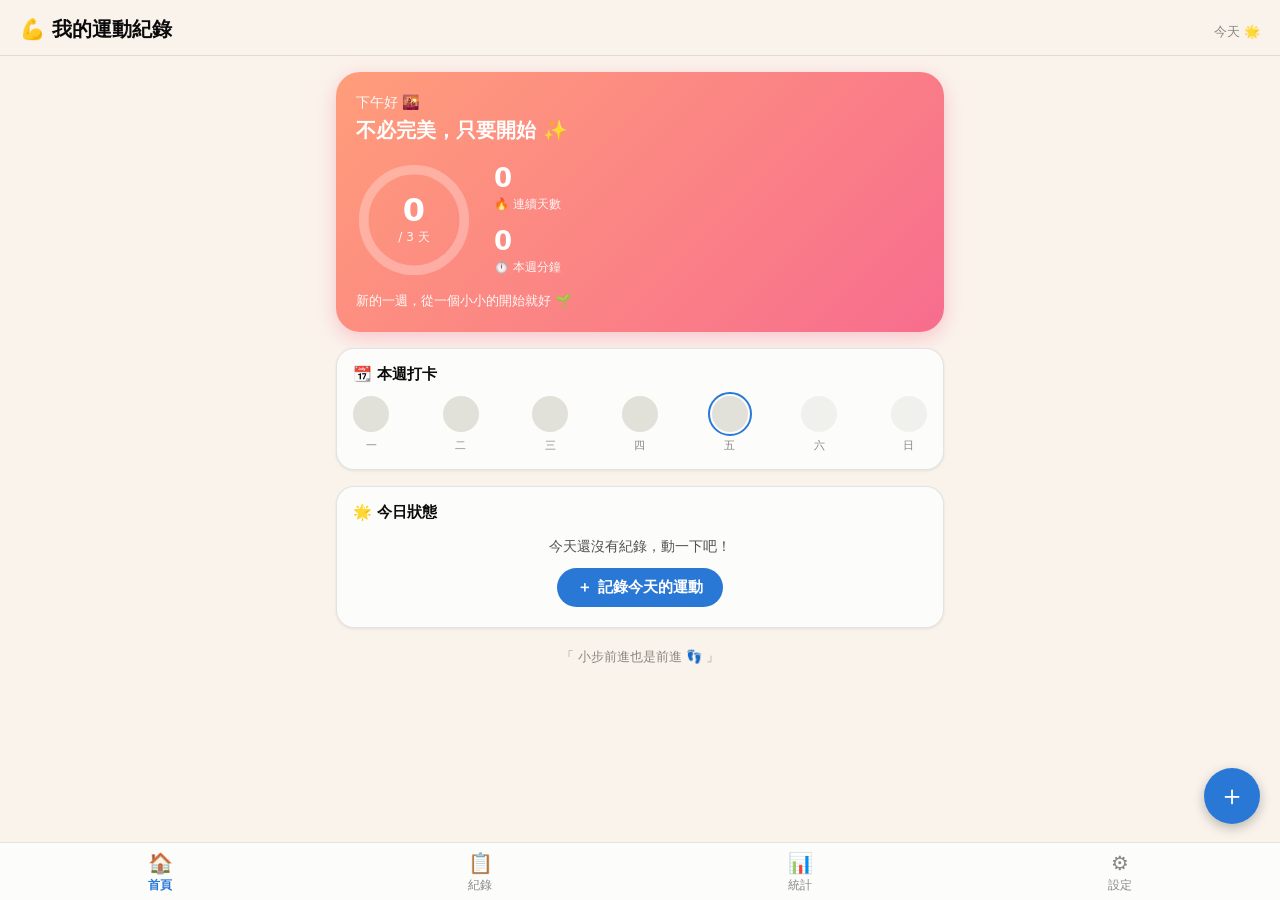
<file: index.html>
<!DOCTYPE html>
<html lang="zh-Hant">
<head>
  <meta charset="UTF-8">
  <meta name="viewport" content="width=device-width, initial-scale=1.0, viewport-fit=cover">
  <meta name="theme-color" content="#2a78d6">
  <title>我的運動紀錄</title>
  <link rel="manifest" href="manifest.webmanifest">
  <link rel="icon" href="icon.svg" type="image/svg+xml">
  <link rel="apple-touch-icon" href="icon.svg">
  <link rel="stylesheet" href="style.css">
</head>
<body>
  <header class="app-header">
    <h1>💪 我的運動紀錄</h1>
    <span id="today-label" class="today-label"></span>
  </header>

  <main>
    <!-- 首頁 -->
    <section id="page-home" class="page active">
      <div class="hero">
        <p id="hero-greet" class="hero-greet">早安 ☀️</p>
        <h2 id="hero-slogan" class="hero-slogan">今天也為自己動起來</h2>
        <div class="hero-main">
          <div class="ring-wrap">
            <svg viewBox="0 0 120 120" class="ring">
              <circle class="ring-track" cx="60" cy="60" r="52"></circle>
              <circle id="ring-fill" class="ring-fill" cx="60" cy="60" r="52"></circle>
            </svg>
            <div class="ring-center">
              <span id="ring-count" class="ring-count">0</span>
              <span id="ring-goal" class="ring-goal">/ 3 天</span>
            </div>
          </div>
          <div class="hero-stats">
            <div class="hero-stat">
              <b id="home-streak">0</b>
              <span>🔥 連續天數</span>
            </div>
            <div class="hero-stat">
              <b id="home-week-min">0</b>
              <span>⏱️ 本週分鐘</span>
            </div>
          </div>
        </div>
        <p id="cheer-line" class="cheer-line"></p>
      </div>

      <div class="home-card">
        <h3 class="home-card-title">📆 本週打卡</h3>
        <div id="week-strip" class="week-strip"></div>
      </div>

      <div class="home-card">
        <h3 class="home-card-title">🌟 今日狀態</h3>
        <div id="today-summary" class="today-summary"></div>
      </div>

      <p class="quote-card"><span id="daily-quote"></span></p>
    </section>

    <!-- 紀錄頁 -->
    <section id="page-records" class="page">
      <div id="record-list" class="record-list"></div>
      <p id="empty-hint" class="empty-hint hidden">
        <span class="empty-emoji">🐣</span>
        還沒有任何紀錄～<br>點右下角「＋」新增第一筆運動紀錄吧！
      </p>
    </section>

    <!-- 統計頁 -->
    <section id="page-stats" class="page">
      <div class="stat-tiles">
        <div class="stat-tile">
          <span class="stat-label">🏅 本週運動</span>
          <span class="stat-value" id="stat-week-count">0</span>
          <span class="stat-unit">天</span>
        </div>
        <div class="stat-tile">
          <span class="stat-label">⏱️ 本週時間</span>
          <span class="stat-value" id="stat-week-minutes">0</span>
          <span class="stat-unit">分鐘</span>
        </div>
        <div class="stat-tile">
          <span class="stat-label">🗺️ 本週距離</span>
          <span class="stat-value" id="stat-week-distance">0</span>
          <span class="stat-unit">公里</span>
        </div>
        <div class="stat-tile">
          <span class="stat-label">🔥 連續天數</span>
          <span class="stat-value" id="stat-streak">0</span>
          <span class="stat-unit">天</span>
        </div>
      </div>

      <div class="chart-card">
        <div class="cal-head">
          <h2 id="cal-title">📅 打卡月曆</h2>
          <div class="cal-nav">
            <button id="cal-prev" class="cal-btn" aria-label="上個月">‹</button>
            <button id="cal-next" class="cal-btn" aria-label="下個月">›</button>
          </div>
        </div>
        <div id="calendar" class="calendar"></div>
        <div id="cal-detail" class="cal-detail"></div>
      </div>

      <div class="chart-card">
        <h2>🎖️ 成就徽章</h2>
        <div id="badges" class="badges"></div>
      </div>

      <div class="chart-card viz-root">
        <h2>📈 近 7 天運動時間<span class="chart-sub">分鐘</span></h2>
        <div id="chart-week" class="chart"></div>
      </div>

      <div class="chart-card viz-root">
        <h2>🏆 近 30 天運動類型<span class="chart-sub">分鐘</span></h2>
        <div id="chart-types" class="chart"></div>
      </div>
    </section>

    <!-- 設定頁 -->
    <section id="page-settings" class="page">
      <div class="settings-card">
        <h2>🎯 每週目標</h2>
        <p class="settings-desc">每週想運動幾天？同一天記錄多筆也只算 1 天。設一個做得到的小目標，慢慢養成習慣。</p>
        <div class="settings-actions">
          <input id="goal-input" class="goal-input" type="number" min="1" max="7" value="3">
          <button id="btn-save-goal" class="btn btn-primary">儲存目標</button>
        </div>
      </div>
      <div class="settings-card">
        <h2>💾 資料備份</h2>
        <p class="settings-desc">所有紀錄都只儲存在這台裝置上，建議定期匯出備份。</p>
        <div class="settings-actions">
          <button id="btn-export" class="btn btn-secondary">📤 匯出 JSON</button>
          <button id="btn-import" class="btn btn-secondary">📥 匯入 JSON</button>
          <input type="file" id="import-file" accept="application/json" hidden>
        </div>
      </div>
      <div class="settings-card">
        <h2>🧹 清除資料</h2>
        <p class="settings-desc">刪除所有運動紀錄，此動作無法復原。</p>
        <div class="settings-actions">
          <button id="btn-clear" class="btn btn-danger">🗑️ 全部清除</button>
        </div>
      </div>
      <p class="about">💪 我的運動紀錄 · 資料儲存於本機瀏覽器 · 可離線使用 ✨</p>
    </section>
  </main>

  <!-- 新增按鈕 -->
  <button id="fab" class="fab" aria-label="新增紀錄">＋</button>

  <!-- 底部分頁列 -->
  <nav class="tab-bar">
    <button class="tab active" data-page="page-home">
      <span class="tab-icon">🏠</span>首頁
    </button>
    <button class="tab" data-page="page-records">
      <span class="tab-icon">📋</span>紀錄
    </button>
    <button class="tab" data-page="page-stats">
      <span class="tab-icon">📊</span>統計
    </button>
    <button class="tab" data-page="page-settings">
      <span class="tab-icon">⚙️</span>設定
    </button>
  </nav>

  <!-- 新增／編輯表單 -->
  <div id="modal" class="modal hidden">
    <div class="modal-backdrop"></div>
    <form id="record-form" class="modal-sheet">
      <h2 id="form-title">新增紀錄</h2>

      <label class="field">
        <span>📅 日期</span>
        <input type="date" name="date" required>
      </label>

      <div class="field">
        <span>🏃 運動類型（可複選）</span>
        <div id="type-picker" class="type-picker"></div>
      </div>

      <div class="field-row">
        <label class="field">
          <span id="minutes-label">⏱️ 時間（分鐘）</span>
          <input type="number" name="minutes" min="1" max="1440" required placeholder="30">
        </label>
        <label class="field">
          <span>🗺️ 距離（公里）</span>
          <input type="number" name="distance" min="0" step="0.01" placeholder="選填">
        </label>
      </div>

      <div class="field-row">
        <label class="field">
          <span>🔥 卡路里（大卡）</span>
          <input type="number" name="calories" min="0" placeholder="選填">
        </label>
        <label class="field">
          <span>⚡ 強度</span>
          <select name="intensity">
            <option value="輕鬆">😌 輕鬆</option>
            <option value="適中" selected>🙂 適中</option>
            <option value="激烈">🥵 激烈</option>
          </select>
        </label>
      </div>

      <label class="field">
        <span>📝 備註</span>
        <input type="text" name="note" maxlength="100" placeholder="今天感覺如何？（選填）">
      </label>

      <div class="modal-actions">
        <button type="button" id="btn-cancel" class="btn btn-secondary">取消</button>
        <button type="submit" class="btn btn-primary">儲存</button>
      </div>
    </form>
  </div>

  <div id="toast" class="toast hidden"></div>

  <script src="app.js"></script>
</body>
</html>
</file>
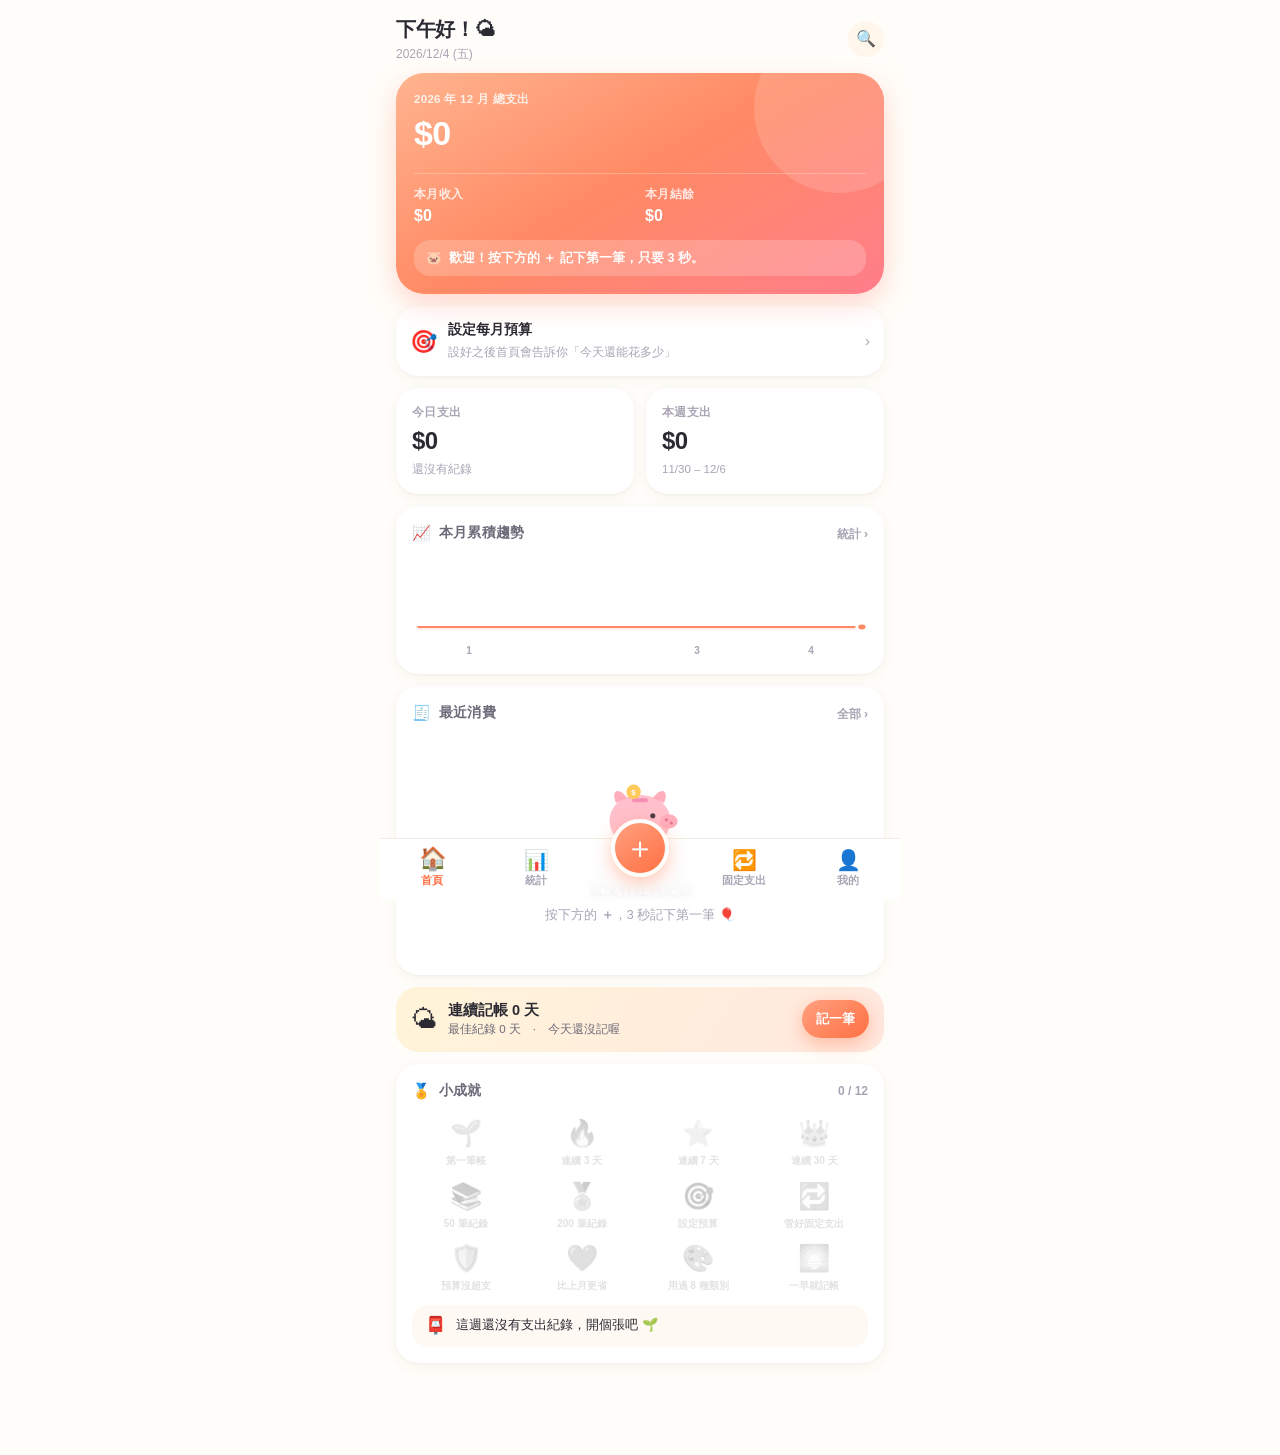
<file: expense/index.html>
<!DOCTYPE html>
<html lang="zh-Hant">
<head>
<meta charset="utf-8">
<meta name="viewport" content="width=device-width, initial-scale=1, viewport-fit=cover, maximum-scale=1">
<title>記帳小豬 🐷 — 個人記帳</title>
<meta name="description" content="簡單、可愛、每天想打開的個人記帳 App。支出收入、固定支出、預算、統計分析，資料只存在你的裝置。">
<meta name="theme-color" content="#FF8A65">
<meta name="apple-mobile-web-app-capable" content="yes">
<meta name="apple-mobile-web-app-status-bar-style" content="default">
<meta name="apple-mobile-web-app-title" content="記帳小豬">
<link rel="manifest" href="manifest.webmanifest">
<link rel="icon" href="icon.svg" type="image/svg+xml">
<link rel="apple-touch-icon" href="icon.svg">
<link rel="stylesheet" href="css/tokens.css">
<link rel="stylesheet" href="css/base.css">
<link rel="stylesheet" href="css/components.css">
<link rel="stylesheet" href="css/views.css">
</head>
<body>

<div id="app">
  <header class="topbar" id="topbar"></header>
  <main id="view"></main>
</div>

<nav id="tabbar" aria-label="主導航"></nav>

<div id="sheet-root"></div>
<div id="toast-root" aria-live="polite"></div>

<noscript>
  <div style="padding:40px 20px;text-align:center">
    這個 App 需要 JavaScript 才能運作，請在瀏覽器設定中開啟。
  </div>
</noscript>

<script src="js/utils.js"></script>
<script src="js/schema.js"></script>
<script src="js/store.js"></script>
<script src="js/repo.js"></script>
<script src="js/query.js"></script>
<script src="js/insights.js"></script>
<script src="js/charts.js"></script>
<script src="js/ui.js"></script>
<script src="js/views/entry.js"></script>
<script src="js/views/home.js"></script>
<script src="js/views/stats.js"></script>
<script src="js/views/recurring.js"></script>
<script src="js/views/list.js"></script>
<script src="js/views/catdetail.js"></script>
<script src="js/views/manage.js"></script>
<script src="js/views/achieve.js"></script>
<script src="js/views/me.js"></script>
<script src="js/app.js"></script>
</body>
</html>
</file>
<file: style.css>
/* ===== 主題色票（淺／深色模式） ===== */
:root {
  color-scheme: light;
  --surface-1: #fcfcfb;      /* 卡片表面 */
  --page: #faf3ec;           /* 頁面底色（暖奶油色） */
  --emoji-bg: #fdeede;       /* 運動 emoji 的圓形底色 */
  --text-primary: #0b0b0b;
  --text-secondary: #52514e;
  --text-muted: #898781;
  --gridline: #e1e0d9;
  --baseline: #c3c2b7;
  --border: rgba(11, 11, 11, 0.10);
  --series-1: #2a78d6;       /* 資料主色 */
  --danger: #d03b3b;
  --shadow: 0 1px 3px rgba(0, 0, 0, 0.08);
}
@media (prefers-color-scheme: dark) {
  :root {
    color-scheme: dark;
    --surface-1: #1a1a19;
    --page: #121010;
    --emoji-bg: #2a2420;
    --text-primary: #ffffff;
    --text-secondary: #c3c2b7;
    --text-muted: #898781;
    --gridline: #2c2c2a;
    --baseline: #383835;
    --border: rgba(255, 255, 255, 0.10);
    --series-1: #3987e5;
    --danger: #e66767;
    --shadow: 0 1px 3px rgba(0, 0, 0, 0.4);
  }
}

* { box-sizing: border-box; margin: 0; padding: 0; }

body {
  font-family: ui-rounded, system-ui, -apple-system, "Segoe UI", "PingFang TC", "Microsoft JhengHei", sans-serif;
  background: var(--page);
  color: var(--text-primary);
  min-height: 100dvh;
  padding-bottom: calc(64px + env(safe-area-inset-bottom));
}

.app-header {
  position: sticky;
  top: 0;
  z-index: 10;
  display: flex;
  align-items: baseline;
  justify-content: space-between;
  padding: 16px 20px 12px;
  background: var(--page);
  border-bottom: 1px solid var(--border);
}
.app-header h1 { font-size: 20px; font-weight: 800; }
.today-label { font-size: 13px; color: var(--text-muted); }

main { padding: 16px; max-width: 640px; margin: 0 auto; }

.page { display: none; }
.page.active { display: block; }
.hidden { display: none !important; }

/* ===== 首頁主視覺 ===== */
.hero {
  background: linear-gradient(135deg, #ff9d7a 0%, #f76d8e 100%);
  color: #fff;
  border-radius: 24px;
  padding: 22px 20px;
  margin-bottom: 16px;
  box-shadow: 0 6px 20px rgba(247, 109, 142, 0.35);
}
@media (prefers-color-scheme: dark) {
  .hero {
    background: linear-gradient(135deg, #c05a3c 0%, #a03a5c 100%);
    box-shadow: 0 6px 20px rgba(0, 0, 0, 0.45);
  }
}
.hero-greet { font-size: 14px; opacity: 0.92; }
.hero-slogan {
  font-size: 20px;
  font-weight: 800;
  margin: 4px 0 18px;
  line-height: 1.4;
}
.hero-main {
  display: flex;
  align-items: center;
  gap: 22px;
}
.ring-wrap {
  position: relative;
  width: 116px;
  height: 116px;
  flex-shrink: 0;
}
.ring { width: 116px; height: 116px; }
.ring circle {
  fill: none;
  stroke-width: 10;
}
.ring-track { stroke: rgba(255, 255, 255, 0.28); }
.ring-fill {
  stroke: #fff;
  stroke-linecap: round;
  transform: rotate(-90deg);
  transform-origin: center;
  transition: stroke-dashoffset 0.6s ease;
}
.ring-fill.done { stroke: #ffe98a; }
.ring-center {
  position: absolute;
  inset: 0;
  display: flex;
  flex-direction: column;
  align-items: center;
  justify-content: center;
}
.ring-count { font-size: 32px; font-weight: 800; line-height: 1; }
.ring-goal { font-size: 12px; opacity: 0.9; margin-top: 3px; }
.hero-stats {
  display: flex;
  flex-direction: column;
  gap: 14px;
}
.hero-stat b {
  display: block;
  font-size: 26px;
  font-weight: 800;
  line-height: 1.1;
}
.hero-stat span { font-size: 12px; opacity: 0.92; }
.cheer-line {
  margin-top: 14px;
  font-size: 13px;
}
.hero .cheer-line { color: rgba(255, 255, 255, 0.95); }

/* ===== 首頁卡片 ===== */
.home-card {
  background: var(--surface-1);
  border: 1px solid var(--border);
  border-radius: 18px;
  padding: 16px;
  margin-bottom: 16px;
  box-shadow: var(--shadow);
}
.home-card-title { font-size: 15px; font-weight: 600; margin-bottom: 12px; }

.week-strip {
  display: flex;
  justify-content: space-between;
}
.strip-day {
  display: flex;
  flex-direction: column;
  align-items: center;
  gap: 6px;
}
.strip-day > span { font-size: 11px; color: var(--text-muted); }
.strip-dot {
  width: 36px;
  height: 36px;
  border-radius: 50%;
  background: var(--gridline);
  display: flex;
  align-items: center;
  justify-content: center;
  font-size: 15px;
  font-weight: 700;
  color: transparent;
}
.strip-dot.done {
  background: var(--series-1);
  color: #fff;
}
.strip-dot.recover {
  color: inherit;
  font-size: 17px;
  background: color-mix(in srgb, #9085e9 18%, var(--surface-1));
}
.strip-dot.today {
  outline: 2px solid var(--series-1);
  outline-offset: 2px;
}
.strip-dot.future { opacity: 0.45; }

.today-summary { text-align: center; padding: 4px 0; }
.today-empty {
  font-size: 14px;
  color: var(--text-secondary);
  margin-bottom: 12px;
}
.today-emojis { font-size: 28px; margin-bottom: 6px; }
.today-done { font-size: 14px; color: var(--text-secondary); }
.today-recover { margin-top: 4px; font-size: 13px; color: var(--text-muted); }

.quote-card {
  text-align: center;
  font-size: 13px;
  color: var(--text-muted);
  padding: 4px 0 12px;
}
.quote-card::before { content: '「 '; }
.quote-card::after { content: ' 」'; }

/* ===== 打卡月曆 ===== */
.cal-head {
  display: flex;
  justify-content: space-between;
  align-items: center;
  margin-bottom: 10px;
}
.cal-head h2 { margin-bottom: 0; }
.cal-nav { display: flex; gap: 6px; }
.cal-btn {
  width: 30px;
  height: 30px;
  border-radius: 50%;
  border: 1px solid var(--border);
  background: var(--page);
  color: var(--text-primary);
  font-size: 16px;
  line-height: 1;
  cursor: pointer;
}
.calendar {
  display: grid;
  grid-template-columns: repeat(7, 1fr);
  gap: 4px;
}
.cal-weekday {
  text-align: center;
  font-size: 11px;
  color: var(--text-muted);
  padding: 2px 0;
}
.cal-day {
  aspect-ratio: 1;
  display: flex;
  align-items: center;
  justify-content: center;
  font-size: 13px;
  border-radius: 50%;
  color: var(--text-secondary);
}
.cal-day.workout {
  background: var(--series-1);
  color: #fff;
  font-weight: 700;
}
.cal-day.recover {
  background: color-mix(in srgb, #9085e9 22%, var(--surface-1));
  color: var(--text-secondary);
  font-weight: 600;
}
.cal-day.today {
  outline: 2px solid var(--series-1);
  outline-offset: 1px;
  font-weight: 700;
}
.cal-day.future { opacity: 0.35; }
.cal-day { cursor: pointer; }
.cal-day.selected {
  outline: 2px solid #f76d8e;
  outline-offset: 1px;
  font-weight: 700;
}

/* 點日期展開的當天紀錄 */
.cal-detail {
  margin-top: 14px;
  border-top: 1px dashed var(--gridline);
  padding-top: 12px;
}
.cal-detail h3 {
  font-size: 13px;
  font-weight: 600;
  color: var(--text-muted);
  margin-bottom: 8px;
}
.cal-empty {
  font-size: 13px;
  color: var(--text-muted);
  text-align: center;
  padding: 6px 0;
}
.mini-record {
  display: flex;
  align-items: center;
  gap: 10px;
  padding: 9px 12px;
  border: 1px solid var(--border);
  border-radius: 14px;
  background: var(--page);
  margin-bottom: 8px;
}
.mini-emoji { font-size: 20px; }
.mini-main { flex: 1; min-width: 0; }
.mini-type { font-size: 14px; font-weight: 600; }
.mini-meta { font-size: 12px; color: var(--text-secondary); margin-top: 2px; }
.mini-note {
  font-size: 12px;
  color: var(--text-muted);
  margin-top: 2px;
  overflow: hidden;
  text-overflow: ellipsis;
  white-space: nowrap;
}

/* ===== 成就徽章 ===== */
.badges {
  display: grid;
  grid-template-columns: repeat(4, 1fr);
  gap: 10px;
}
.badge {
  display: flex;
  flex-direction: column;
  align-items: center;
  gap: 4px;
  padding: 10px 4px;
  border: 1px solid var(--border);
  border-radius: 14px;
  background: var(--page);
}
.badge-emoji { font-size: 26px; }
.badge-name { font-size: 11px; color: var(--text-secondary); text-align: center; }
.badge.locked { opacity: 0.45; }

.goal-input {
  width: 90px;
  padding: 10px 12px;
  font-size: 16px;
  border: 1px solid var(--border);
  border-radius: 14px;
  background: var(--surface-1);
  color: var(--text-primary);
  font-family: inherit;
  text-align: center;
}

/* ===== 紀錄列表 ===== */
.date-group { margin-bottom: 20px; }
.date-heading {
  display: flex;
  justify-content: space-between;
  align-items: baseline;
  margin: 0 4px 8px;
}
.date-heading h3 {
  font-size: 13px;
  font-weight: 600;
  color: var(--text-muted);
}
.date-heading span { font-size: 12px; color: var(--text-muted); }
.record-card {
  display: flex;
  align-items: center;
  gap: 12px;
  background: var(--surface-1);
  border: 1px solid var(--border);
  border-radius: 18px;
  padding: 12px 14px;
  margin-bottom: 10px;
  box-shadow: var(--shadow);
}
.record-emoji {
  font-size: 24px;
  line-height: 1;
  width: 46px;
  height: 46px;
  flex-shrink: 0;
  display: flex;
  align-items: center;
  justify-content: center;
  background: var(--emoji-bg);
  border-radius: 50%;
}
.record-main { flex: 1; min-width: 0; }
.record-type { font-weight: 600; font-size: 15px; }
.record-meta {
  display: flex;
  flex-wrap: wrap;
  gap: 5px;
  margin-top: 6px;
}
.meta-pill {
  font-size: 12px;
  color: var(--text-secondary);
  background: var(--page);
  border: 1px solid var(--border);
  border-radius: 999px;
  padding: 2px 9px;
  white-space: nowrap;
}
.tag-recover {
  display: inline-block;
  margin-left: 8px;
  font-size: 11px;
  font-weight: 600;
  color: #6a5acd;
  background: color-mix(in srgb, #9085e9 18%, var(--surface-1));
  border-radius: 999px;
  padding: 2px 8px;
  vertical-align: 1px;
}
@media (prefers-color-scheme: dark) {
  .tag-recover { color: #b3aaf5; }
}
.record-card.recover .record-emoji {
  background: color-mix(in srgb, #9085e9 16%, var(--surface-1));
}
.record-note {
  font-size: 13px;
  color: var(--text-muted);
  margin-top: 2px;
  overflow: hidden;
  text-overflow: ellipsis;
  white-space: nowrap;
}
.record-actions { display: flex; gap: 4px; }
.icon-btn {
  border: none;
  background: none;
  font-size: 16px;
  padding: 8px;
  cursor: pointer;
  border-radius: 8px;
  color: var(--text-muted);
}
.icon-btn:hover { background: var(--gridline); }

.empty-hint {
  text-align: center;
  color: var(--text-muted);
  margin-top: 64px;
  line-height: 1.8;
}
.empty-emoji {
  display: block;
  font-size: 56px;
  margin-bottom: 14px;
}

/* ===== 統計 ===== */
.stat-tiles {
  display: grid;
  grid-template-columns: repeat(2, 1fr);
  gap: 10px;
  margin-bottom: 16px;
}
.stat-tile {
  background: var(--surface-1);
  border: 1px solid var(--border);
  border-radius: 18px;
  padding: 14px 16px;
  box-shadow: var(--shadow);
}
.stat-label { display: block; font-size: 13px; color: var(--text-secondary); }
.stat-value {
  font-size: 28px;
  font-weight: 700;
  margin-right: 4px;
}
.stat-unit { font-size: 13px; color: var(--text-muted); }

.chart-card {
  background: var(--surface-1);
  border: 1px solid var(--border);
  border-radius: 18px;
  padding: 16px;
  margin-bottom: 16px;
  box-shadow: var(--shadow);
}
.chart-card h2 { font-size: 15px; font-weight: 600; margin-bottom: 12px; }
.chart-sub { font-size: 12px; font-weight: 400; color: var(--text-muted); margin-left: 8px; }
.chart { position: relative; }
.chart svg { display: block; width: 100%; height: auto; }
.chart-empty {
  color: var(--text-muted);
  font-size: 13px;
  text-align: center;
  padding: 32px 0;
}

.chart-tooltip {
  position: absolute;
  pointer-events: none;
  background: var(--surface-1);
  border: 1px solid var(--border);
  border-radius: 8px;
  box-shadow: var(--shadow);
  padding: 6px 10px;
  font-size: 12px;
  color: var(--text-primary);
  white-space: nowrap;
  transform: translate(-50%, -100%);
  z-index: 5;
}
.chart-tooltip .tt-label { color: var(--text-secondary); margin-right: 6px; }

/* ===== 設定 ===== */
.settings-card {
  background: var(--surface-1);
  border: 1px solid var(--border);
  border-radius: 18px;
  padding: 16px;
  margin-bottom: 16px;
  box-shadow: var(--shadow);
}
.settings-card h2 { font-size: 15px; margin-bottom: 6px; }
.settings-desc { font-size: 13px; color: var(--text-secondary); margin-bottom: 12px; }
.settings-actions { display: flex; gap: 10px; }
.about {
  text-align: center;
  font-size: 12px;
  color: var(--text-muted);
  margin-top: 24px;
}

/* ===== 按鈕 ===== */
.btn {
  border: none;
  border-radius: 999px;
  padding: 10px 20px;
  font-size: 15px;
  font-weight: 600;
  cursor: pointer;
  font-family: inherit;
}
.btn-primary { background: var(--series-1); color: #fff; }
.btn-secondary {
  background: var(--page);
  color: var(--text-primary);
  border: 1px solid var(--border);
}
.btn-danger { background: var(--danger); color: #fff; }
.btn:active { opacity: 0.8; }

.fab {
  position: fixed;
  right: 20px;
  bottom: calc(76px + env(safe-area-inset-bottom));
  width: 56px;
  height: 56px;
  border-radius: 50%;
  border: none;
  background: var(--series-1);
  color: #fff;
  font-size: 28px;
  line-height: 1;
  cursor: pointer;
  box-shadow: 0 4px 12px rgba(0, 0, 0, 0.25);
  z-index: 20;
}

/* ===== 底部分頁列 ===== */
.tab-bar {
  position: fixed;
  bottom: 0;
  left: 0;
  right: 0;
  display: flex;
  background: var(--surface-1);
  border-top: 1px solid var(--border);
  padding-bottom: env(safe-area-inset-bottom);
  z-index: 15;
}
.tab {
  flex: 1;
  border: none;
  background: none;
  padding: 8px 0 6px;
  font-size: 12px;
  color: var(--text-muted);
  cursor: pointer;
  display: flex;
  flex-direction: column;
  align-items: center;
  gap: 2px;
  font-family: inherit;
}
.tab.active { color: var(--series-1); font-weight: 600; }
.tab-icon { font-size: 20px; }

/* ===== 表單彈窗 ===== */
.modal {
  position: fixed;
  inset: 0;
  z-index: 30;
  display: flex;
  align-items: flex-end;
  justify-content: center;
}
.modal-backdrop {
  position: absolute;
  inset: 0;
  background: rgba(0, 0, 0, 0.45);
}
.modal-sheet {
  position: relative;
  width: 100%;
  max-width: 640px;
  background: var(--page);
  border-radius: 24px 24px 0 0;
  padding: 20px 20px calc(20px + env(safe-area-inset-bottom));
  max-height: 88dvh;
  overflow-y: auto;
}
.modal-sheet h2 { font-size: 17px; margin-bottom: 16px; }

.field { display: block; margin-bottom: 14px; flex: 1; }
.field > span {
  display: block;
  font-size: 13px;
  color: var(--text-secondary);
  margin-bottom: 5px;
}
.field input,
.field select {
  width: 100%;
  padding: 10px 14px;
  font-size: 16px;
  border: 1px solid var(--border);
  border-radius: 14px;
  background: var(--surface-1);
  color: var(--text-primary);
  font-family: inherit;
}
.field input:focus,
.field select:focus {
  outline: 2px solid var(--series-1);
  outline-offset: -1px;
}
.field-row { display: flex; gap: 12px; }

/* 運動類型複選 chips */
.type-group-label {
  font-size: 12px;
  color: var(--text-muted);
  margin: 8px 2px 6px;
}
.type-group-label:first-child { margin-top: 0; }
.type-group {
  display: flex;
  flex-wrap: wrap;
  gap: 8px;
}
.type-chip {
  display: inline-flex;
  align-items: center;
  gap: 6px;
  padding: 7px 12px;
  border: 1px solid var(--border);
  border-radius: 999px;
  background: var(--surface-1);
  font-size: 14px;
  cursor: pointer;
  user-select: none;
}
.type-chip input {
  width: 16px;
  height: 16px;
  margin: 0;
  accent-color: var(--series-1);
  cursor: pointer;
}
.type-chip:has(input:checked) {
  border-color: var(--series-1);
  background: color-mix(in srgb, var(--series-1) 12%, var(--surface-1));
  font-weight: 600;
}

.modal-actions {
  display: flex;
  gap: 10px;
  justify-content: flex-end;
  margin-top: 6px;
}

/* ===== 慶祝動畫 ===== */
.confetti-layer {
  position: fixed;
  inset: 0;
  pointer-events: none;
  overflow: hidden;
  z-index: 60;
}
.confetti-layer span {
  position: absolute;
  top: -36px;
  animation: confetti-fall linear forwards;
}
@keyframes confetti-fall {
  to {
    transform: translateY(110vh) rotate(380deg);
    opacity: 0.75;
  }
}
.celebrate-overlay {
  position: fixed;
  inset: 0;
  z-index: 55;
  display: flex;
  align-items: center;
  justify-content: center;
  background: rgba(0, 0, 0, 0.35);
  animation: celebrate-fade 0.2s ease;
}
.celebrate-box {
  background: var(--surface-1);
  border-radius: 24px;
  padding: 28px 34px;
  text-align: center;
  box-shadow: 0 10px 36px rgba(0, 0, 0, 0.3);
  animation: celebrate-pop 0.35s cubic-bezier(0.34, 1.56, 0.64, 1);
  max-width: 80vw;
}
.celebrate-emoji { font-size: 52px; line-height: 1.2; }
.celebrate-title { font-size: 18px; font-weight: 800; margin-top: 10px; }
.celebrate-sub { font-size: 13px; color: var(--text-secondary); margin-top: 5px; }
@keyframes celebrate-fade { from { opacity: 0; } }
@keyframes celebrate-pop {
  from { transform: scale(0.6); opacity: 0; }
}

/* ===== 提示訊息 ===== */
.toast {
  position: fixed;
  left: 50%;
  bottom: calc(84px + env(safe-area-inset-bottom));
  transform: translateX(-50%);
  background: var(--text-primary);
  color: var(--page);
  padding: 10px 18px;
  border-radius: 999px;
  font-size: 14px;
  z-index: 40;
  box-shadow: var(--shadow);
}
</file>
<file: expense/css/tokens.css>
/* ── 設計 token：色彩／圓角／陰影／字級 ───────────────────── */
:root {
  /* 底色 */
  --bg:          #FFFDF9;
  --bg-soft:     #FFF6EC;
  --card:        #FFFFFF;
  --card-2:      #FFF9F3;
  --line:        #F2ECE4;
  --line-2:      #E8E0D6;

  /* 文字 */
  --text:        #2B2A33;
  --text-2:      #6E6A79;
  --text-3:      #A9A4B4;
  --on-color:    #FFFFFF;

  /* 主色系 */
  --primary:     #FF8A65;
  --primary-2:   #FF7043;
  --primary-soft:#FFE8DF;
  --mint:        #3FC79A;
  --mint-soft:   #DEF7EE;
  --lav:         #9B8CFF;
  --lav-soft:    #EBE7FF;
  --yellow:      #FFC95C;
  --yellow-soft: #FFF4D9;
  --blue:        #64B5F6;
  --blue-soft:   #E3F2FD;
  --pink:        #F48FB1;
  --danger:      #FF7A7A;
  --danger-soft: #FFE6E6;

  /* 形狀 */
  --r-xl:  28px;
  --r-lg:  22px;
  --r-md:  16px;
  --r-sm:  11px;
  --r-pill:999px;

  /* 陰影 */
  --sh-1: 0 1px 3px rgba(90,70,50,.05), 0 4px 14px rgba(90,70,50,.045);
  --sh-2: 0 6px 26px rgba(90,70,50,.10);
  --sh-fab: 0 6px 18px rgba(255,112,67,.38);

  /* 版面 */
  --tab-h: 62px;
  --safe-b: env(safe-area-inset-bottom, 0px);
  --maxw: 520px;

  --ease: cubic-bezier(.22,.61,.36,1);
  --spring: cubic-bezier(.34,1.4,.5,1);
}

/* 深色模式：跟隨系統，除非使用者手動指定 light */
@media (prefers-color-scheme: dark) {
  :root:not([data-theme="light"]) {
    --bg:          #16171D;
    --bg-soft:     #1C1E25;
    --card:        #21232B;
    --card-2:      #262933;
    --line:        #2F323C;
    --line-2:      #3A3E4A;
    --text:        #ECEAF1;
    --text-2:      #A8A4B4;
    --text-3:      #74707F;
    --primary-soft:#3B2A26;
    --mint-soft:   #1E3831;
    --lav-soft:    #2B2740;
    --yellow-soft: #3A3120;
    --blue-soft:   #1F2C3A;
    --danger-soft: #3B2429;
    --sh-1: 0 1px 3px rgba(0,0,0,.3), 0 4px 14px rgba(0,0,0,.25);
    --sh-2: 0 6px 26px rgba(0,0,0,.4);
  }
}
/* 手動深色 */
:root[data-theme="dark"] {
  --bg:#16171D; --bg-soft:#1C1E25; --card:#21232B; --card-2:#262933;
  --line:#2F323C; --line-2:#3A3E4A;
  --text:#ECEAF1; --text-2:#A8A4B4; --text-3:#74707F;
  --primary-soft:#3B2A26; --mint-soft:#1E3831; --lav-soft:#2B2740;
  --yellow-soft:#3A3120; --blue-soft:#1F2C3A; --danger-soft:#3B2429;
  --sh-1: 0 1px 3px rgba(0,0,0,.3), 0 4px 14px rgba(0,0,0,.25);
  --sh-2: 0 6px 26px rgba(0,0,0,.4);
}
</file>
<file: expense/css/base.css>
* { box-sizing: border-box; -webkit-tap-highlight-color: transparent; }
html, body { margin:0; padding:0; }
html { -webkit-text-size-adjust: 100%; }

body {
  background: var(--bg);
  color: var(--text);
  font-family: -apple-system, BlinkMacSystemFont, "Segoe UI", "Noto Sans TC",
               "PingFang TC", "Microsoft JhengHei", Roboto, "Helvetica Neue", sans-serif;
  font-size: 15px;
  line-height: 1.5;
  overscroll-behavior-y: none;
  min-height: 100vh;
}

button, input, select, textarea { font: inherit; color: inherit; }
button { background: none; border: 0; cursor: pointer; padding: 0; }
input, textarea, select { background: none; border: 0; outline: none; }
ul, ol { margin: 0; padding: 0; list-style: none; }
a { color: var(--primary-2); text-decoration: none; }

.num { font-variant-numeric: tabular-nums; font-feature-settings: "tnum"; }

/* 版面骨架 */
#app {
  max-width: var(--maxw);
  margin: 0 auto;
  padding-bottom: calc(var(--tab-h) + var(--safe-b) + 18px);
  min-height: 100vh;
}
#view { padding: 0 16px; }

.topbar {
  position: sticky; top: 0; z-index: 30;
  display: flex; align-items: center; gap: 10px;
  padding: 14px 16px 10px;
  background: linear-gradient(var(--bg) 72%, transparent);
  backdrop-filter: saturate(1.1) blur(6px);
}
.topbar h1 { margin:0; font-size: 20px; font-weight: 800; letter-spacing: -.3px; }
.topbar .sub { font-size: 12px; color: var(--text-3); margin-top: 1px; }
.topbar .spacer { flex: 1; }

/* 底部導航 */
#tabbar {
  position: fixed; left: 0; right: 0; bottom: 0; z-index: 40;
  max-width: var(--maxw); margin: 0 auto;
  height: calc(var(--tab-h) + var(--safe-b));
  padding-bottom: var(--safe-b);
  display: grid; grid-template-columns: repeat(5, 1fr);
  background: color-mix(in srgb, var(--card) 88%, transparent);
  backdrop-filter: blur(14px) saturate(1.4);
  border-top: 1px solid var(--line);
}
.tab {
  display: flex; flex-direction: column; align-items: center; justify-content: center;
  gap: 3px; color: var(--text-3); font-size: 10.5px; font-weight: 600;
  transition: color .18s var(--ease);
}
.tab .ico { font-size: 20px; line-height: 1; transition: transform .3s var(--spring); }
.tab.on { color: var(--primary-2); }
.tab.on .ico { transform: translateY(-2px) scale(1.12); }

.tab-fab { position: relative; }
.fab {
  position: absolute; top: -20px; left: 50%; transform: translateX(-50%);
  width: 58px; height: 58px; border-radius: 50%;
  background: linear-gradient(145deg, #FFA07F, var(--primary-2));
  color: #fff; font-size: 30px; font-weight: 300; line-height: 1;
  display: grid; place-items: center;
  box-shadow: var(--sh-fab);
  border: 4px solid var(--bg);
  transition: transform .28s var(--spring);
}
.fab:active { transform: translateX(-50%) scale(.9); }

@media (prefers-reduced-motion: reduce) {
  * { animation-duration: .001ms !important; transition-duration: .001ms !important; }
}

/* 數字輸入不要上下箭頭（手機／桌機一致） */
input[type="number"] { -moz-appearance: textfield; appearance: textfield; }
input[type="number"]::-webkit-outer-spin-button,
input[type="number"]::-webkit-inner-spin-button { -webkit-appearance: none; margin: 0; }
/* 日期輸入在 chip 裡的外觀 */
input[type="date"] { min-width: 118px; }
</file>
<file: expense/css/components.css>
/* ── 卡片 ─────────────────────────────────────────── */
.card {
  background: var(--card);
  border-radius: var(--r-lg);
  box-shadow: var(--sh-1);
  padding: 16px;
  margin-bottom: 12px;
}
.card.tight { padding: 13px 14px; }
.card-h { display:flex; align-items:center; gap:8px; margin-bottom:12px; }
.card-h .t { font-size: 13.5px; font-weight: 800; color: var(--text-2); letter-spacing:.2px; }
.card-h .spacer { flex:1; }
.card-h .more { font-size:12px; color: var(--text-3); font-weight:700; }

.grid2 { display:grid; grid-template-columns:1fr 1fr; gap:12px; }
.grid2 > .card { margin-bottom:0; }
.grid3 { display:grid; grid-template-columns:repeat(3,1fr); gap:10px; }

.label { font-size:11.5px; color: var(--text-3); font-weight:700; letter-spacing:.3px; }
.money { font-weight:800; letter-spacing:-.6px; }
.m-xl { font-size:34px; }
.m-lg { font-size:24px; }
.m-md { font-size:18px; }
.pos { color: var(--mint); }
.neg { color: var(--primary-2); }
.muted { color: var(--text-2); }
.faint { color: var(--text-3); }
.tiny { font-size:11.5px; }
.small { font-size:12.5px; }
.b { font-weight:700; }

/* ── 主卡（本月總覽） ───────────────────────────────── */
.hero {
  background: linear-gradient(150deg, #FFB48F 0%, #FF8A65 48%, #FF7D8A 100%);
  color: #fff; border-radius: var(--r-xl); padding: 18px;
  box-shadow: 0 10px 28px rgba(255,120,90,.28);
  position: relative; overflow: hidden; margin-bottom: 12px;
}
.hero::after {
  content:""; position:absolute; right:-40px; top:-50px;
  width:170px; height:170px; border-radius:50%;
  background: rgba(255,255,255,.14);
}
.hero .label { color: rgba(255,255,255,.82); }
.hero .m-xl { color:#fff; }
.hero-row { display:flex; align-items:flex-end; gap:14px; }
.hero-ring { margin-left:auto; }
.hero-foot {
  margin-top:14px; padding-top:12px; border-top:1px solid rgba(255,255,255,.24);
  display:grid; grid-template-columns:1fr 1fr; gap:10px;
}
.hero-foot .v { font-size:16px; font-weight:800; color:#fff; }
.hero-note {
  margin-top:12px; background: rgba(255,255,255,.2); border-radius: var(--r-md);
  padding: 9px 12px; font-size:12.5px; font-weight:600; color:#fff;
  display:flex; align-items:center; gap:7px;
}

/* ── 膠囊 / chip ─────────────────────────────────── */
.chips { display:flex; gap:7px; overflow-x:auto; padding:2px 0 4px; scrollbar-width:none; }
.chips::-webkit-scrollbar { display:none; }
.chip {
  flex: 0 0 auto; padding: 7px 13px; border-radius: var(--r-pill);
  background: var(--bg-soft); color: var(--text-2);
  font-size: 12.5px; font-weight: 700; white-space: nowrap;
  border: 1.5px solid transparent; transition: all .18s var(--ease);
}
.chip.on { background: var(--primary-soft); color: var(--primary-2); border-color: var(--primary); }
.chip:active { transform: scale(.95); }

.seg {
  display:flex; background: var(--bg-soft); border-radius: var(--r-pill); padding:3px;
  gap:2px;
}
.seg button {
  flex:1; padding:7px 4px; border-radius: var(--r-pill);
  font-size:12.5px; font-weight:700; color: var(--text-3);
  transition: all .2s var(--ease);
}
.seg button.on { background: var(--card); color: var(--text); box-shadow: var(--sh-1); }

/* ── 按鈕 ─────────────────────────────────────────── */
.btn {
  display:inline-flex; align-items:center; justify-content:center; gap:6px;
  padding: 13px 18px; border-radius: var(--r-pill);
  font-weight: 800; font-size: 15px;
  background: var(--bg-soft); color: var(--text);
  transition: transform .18s var(--spring), filter .18s;
}
.btn:active { transform: scale(.96); }
.btn.primary { background: linear-gradient(140deg,#FFA07F,var(--primary-2)); color:#fff; box-shadow: var(--sh-fab); }
.btn.ghost { background: transparent; color: var(--text-2); }
.btn.danger { background: var(--danger-soft); color: var(--danger); }
.btn.block { width:100%; }
.btn.sm { padding:9px 14px; font-size:13px; }
.btn[disabled] { opacity:.45; pointer-events:none; }

.iconbtn {
  width:36px; height:36px; border-radius:50%; display:grid; place-items:center;
  background: var(--bg-soft); font-size:16px; color: var(--text-2);
}
.iconbtn:active { transform: scale(.9); }

/* ── 交易列 ───────────────────────────────────────── */
.tx { display:flex; align-items:center; gap:11px; padding:9px 0; }
.tx + .tx { border-top: 1px solid var(--line); }
.tx .ava {
  width:40px; height:40px; border-radius:13px; flex:0 0 auto;
  display:grid; place-items:center; font-size:19px;
}
.tx .mid { flex:1; min-width:0; }
.tx .n { font-weight:700; font-size:14.5px; white-space:nowrap; overflow:hidden; text-overflow:ellipsis; }
.tx .s { font-size:11.5px; color: var(--text-3); margin-top:1px; }
.tx .amt { font-weight:800; font-size:15.5px; white-space:nowrap; }

.daygroup { margin-top:14px; }
.daygroup .dh {
  display:flex; justify-content:space-between; align-items:baseline;
  font-size:12px; font-weight:800; color:var(--text-3); padding: 0 2px 6px;
}

/* ── 進度條 ───────────────────────────────────────── */
.bar { height:9px; border-radius:var(--r-pill); background: var(--bg-soft); overflow:hidden; }
.bar > i { display:block; height:100%; border-radius:var(--r-pill); transition: width .7s var(--ease); }
.bar.thin { height:6px; }

.budget-row { padding: 11px 0; }
.budget-row + .budget-row { border-top:1px solid var(--line); }
.budget-row .top { display:flex; align-items:center; gap:8px; margin-bottom:7px; }
.budget-row .top .n { font-weight:700; font-size:14px; flex:1; }
.budget-row .top .v { font-size:12.5px; font-weight:700; color:var(--text-3); }

/* ── 排行列 ───────────────────────────────────────── */
.rank { display:flex; align-items:center; gap:11px; padding:10px 0; width:100%; text-align:left; }
.rank + .rank { border-top:1px solid var(--line); }
.rank .ava { width:36px; height:36px; border-radius:12px; display:grid; place-items:center; font-size:17px; flex:0 0 auto; }
.rank .mid { flex:1; min-width:0; }
.rank .n { font-weight:700; font-size:14px; display:flex; gap:6px; align-items:center; }
.rank .pct { font-size:11.5px; color:var(--text-3); font-weight:700; }
.rank .right { text-align:right; }
.rank .amt { font-weight:800; font-size:14.5px; }
.rank .delta { font-size:11px; font-weight:700; }

.trend-up { color: var(--primary-2); }
.trend-down { color: var(--mint); }

/* ── 洞察卡 ───────────────────────────────────────── */
.insight {
  display:flex; gap:10px; align-items:flex-start;
  background: var(--card-2); border-radius: var(--r-md);
  padding: 11px 13px; margin-bottom: 8px;
  font-size: 13px; line-height:1.45;
}
.insight .e { font-size:17px; line-height:1.2; flex:0 0 auto; }
.insight b { font-weight:800; }

/* ── 徽章 ─────────────────────────────────────────── */
.badges { display:grid; grid-template-columns:repeat(4,1fr); gap:9px; }
.badge { text-align:center; opacity:.32; filter: grayscale(1); transition: all .3s var(--ease); }
.badge.got { opacity:1; filter:none; }
.badge .e { font-size:26px; }
.badge .n { font-size:10px; font-weight:700; color:var(--text-3); margin-top:2px; line-height:1.25; }

/* ── streak ───────────────────────────────────────── */
.streak {
  display:flex; align-items:center; gap:11px;
  background: linear-gradient(120deg, var(--yellow-soft), var(--primary-soft));
  border-radius: var(--r-lg); padding: 13px 15px; margin-bottom:12px;
}
.streak .big { font-size:26px; }
.streak .n { font-weight:800; font-size:14.5px; }
.streak .s { font-size:11.5px; color:var(--text-2); }

/* ── 到期提醒 ─────────────────────────────────────── */
.due {
  background: var(--card); border-radius: var(--r-lg); box-shadow: var(--sh-1);
  padding: 14px; margin-bottom:12px;
  border-left: 4px solid var(--yellow);
}
.due .top { display:flex; align-items:center; gap:10px; }
.due .acts { display:flex; gap:7px; margin-top:12px; }
.due .acts .btn { flex:1; }

/* ── 空狀態 ───────────────────────────────────────── */
.empty { text-align:center; padding: 34px 20px; color: var(--text-3); }
.empty svg { width:96px; height:96px; margin-bottom:6px; }
.empty .t { font-weight:800; color:var(--text-2); font-size:15px; }
.empty .s { font-size:12.5px; margin-top:4px; line-height:1.5; }

/* ── Sheet（底部彈出） ─────────────────────────────── */
.sheet-mask {
  position: fixed; inset: 0; z-index: 90;
  background: rgba(30,24,20,.42);
  backdrop-filter: blur(2px);
  animation: fadeIn .2s var(--ease);
  display:flex; align-items:flex-end; justify-content:center;
}
.sheet {
  width: 100%; max-width: var(--maxw);
  background: var(--bg); color: var(--text);
  border-radius: var(--r-xl) var(--r-xl) 0 0;
  padding: 8px 16px calc(16px + var(--safe-b));
  max-height: 92vh; overflow-y: auto;
  animation: sheetUp .34s var(--spring);
  box-shadow: 0 -8px 40px rgba(0,0,0,.18);
}
.sheet.center {
  border-radius: var(--r-xl); margin: auto 14px; max-width: 420px;
  animation: popIn .3s var(--spring);
}
.sheet-mask.mid { align-items: center; }
.grab { width:38px; height:4px; border-radius:9px; background: var(--line-2); margin: 4px auto 10px; }
.sheet-h { display:flex; align-items:center; gap:10px; margin-bottom:12px; }
.sheet-h .t { font-size:17px; font-weight:800; flex:1; }

@keyframes fadeIn { from{opacity:0} to{opacity:1} }
@keyframes sheetUp { from{ transform: translateY(100%);} to{ transform:none; } }
@keyframes popIn { from{ transform: scale(.9); opacity:0 } to{ transform:none; opacity:1 } }

/* ── 表單 ─────────────────────────────────────────── */
.field { margin-bottom: 13px; }
.field > .label { display:block; margin-bottom: 6px; }
.input {
  width:100%; background: var(--card); border-radius: var(--r-md);
  padding: 12px 14px; font-size: 15px; box-shadow: var(--sh-1);
}
.input::placeholder { color: var(--text-3); }
textarea.input { resize:none; }
.row2 { display:grid; grid-template-columns:1fr 1fr; gap:10px; }

/* 金額顯示 */
.amount-display {
  display:flex; align-items:baseline; justify-content:center; gap:6px;
  padding: 2px 0 0; min-height: 56px;
}
.amount-display .cur { font-size:20px; font-weight:800; color: var(--text-3); }
.amount-display .v { font-size:44px; font-weight:800; letter-spacing:-1.5px; }
.amount-display .v.zero { color: var(--text-3); }
.amount-expr { text-align:center; font-size:12.5px; color:var(--text-3); font-weight:700; min-height:0; }

/* 數字鍵盤 */
.keypad { display:grid; grid-template-columns:repeat(4,1fr); gap:8px; margin-top:10px; }
.key {
  height: 52px; border-radius: var(--r-md); background: var(--card);
  font-size: 21px; font-weight: 700; box-shadow: var(--sh-1);
  display:grid; place-items:center;
  transition: transform .12s var(--ease), background .12s;
}
.key:active { transform: scale(.94); background: var(--bg-soft); }
.key.op { background: var(--bg-soft); font-size:18px; color: var(--text-2); box-shadow:none; }
.key.go { background: linear-gradient(140deg,#FFA07F,var(--primary-2)); color:#fff; grid-row: span 2; height:auto; font-size:15px; font-weight:800; box-shadow: var(--sh-fab); }

/* 類別選格 */
.catgrid { display:grid; grid-template-columns:repeat(5,1fr); gap:8px; }
.catcell {
  display:flex; flex-direction:column; align-items:center; gap:3px;
  padding: 8px 2px; border-radius: var(--r-md);
  border: 1.5px solid transparent; transition: all .18s var(--ease);
}
.catcell .e { font-size:22px; }
.catcell .n { font-size:10.5px; font-weight:700; color: var(--text-2); text-align:center; line-height:1.15; }
.catcell.on { border-color: var(--primary); background: var(--primary-soft); }
.catcell.on .n { color: var(--primary-2); }
.catcell:active { transform: scale(.93); }

/* 快速組合膠囊 */
.quick { display:flex; gap:7px; overflow-x:auto; padding: 2px 0 8px; scrollbar-width:none; }
.quick::-webkit-scrollbar{display:none}
.quickpill {
  flex:0 0 auto; display:flex; align-items:center; gap:6px;
  background: var(--card); box-shadow: var(--sh-1);
  border-radius: var(--r-pill); padding: 7px 13px 7px 10px;
  font-size:12.5px; font-weight:700;
}
.quickpill .e { font-size:15px; }
.quickpill .a { color: var(--primary-2); font-weight:800; }
.quickpill:active { transform: scale(.95); }

/* ── Toast ───────────────────────────────────────── */
#toast-root {
  position: fixed; left:0; right:0; bottom: calc(var(--tab-h) + var(--safe-b) + 16px);
  z-index: 120; display:flex; flex-direction:column; align-items:center; gap:8px;
  pointer-events:none; padding: 0 20px;
}
.toast {
  background: rgba(43,42,51,.94); color:#fff; backdrop-filter: blur(8px);
  padding: 11px 17px; border-radius: var(--r-pill);
  font-size: 13.5px; font-weight: 700; box-shadow: var(--sh-2);
  animation: toastIn .34s var(--spring);
  display:flex; align-items:center; gap:7px; max-width:100%;
}
.toast.out { animation: toastOut .26s var(--ease) forwards; }
@keyframes toastIn { from{ transform: translateY(14px) scale(.9); opacity:0 } to{ transform:none; opacity:1 } }
@keyframes toastOut { to{ transform: translateY(-6px); opacity:0 } }

/* 記帳完成的金額飛入 */
.flyamt {
  position: fixed; z-index: 130; pointer-events:none;
  font-size: 30px; font-weight: 800; color: var(--primary-2);
  animation: fly 0.85s var(--ease) forwards;
}
@keyframes fly {
  0%   { transform: translate(-50%,0) scale(1); opacity:1 }
  70%  { opacity:1 }
  100% { transform: translate(-50%,-46vh) scale(.55); opacity:0 }
}

/* ── 圖表 ─────────────────────────────────────────── */
.chart-bars { width:100%; }
.chart-xlabels {
  display:flex; justify-content:space-between; margin-top:6px;
  font-size:10px; font-weight:700; color:var(--text-3);
}
.chart-xlabels span { flex:1; text-align:center; }
.chart-xlabels span.on { color: var(--primary-2); }
.chart-xlabels.sparse span { text-align:center; }
.bseg { transform-box: fill-box; }
@keyframes bgrow { from { transform: scaleY(0); } to { transform: scaleY(1); } }
@keyframes dgrow { from { opacity: 0; } to { opacity: 1; } }
.lpath { animation: fadeIn .6s var(--ease) both; }

.donutpos { position: relative; display:inline-block; flex:0 0 auto; }
.donut-center {
  position:absolute; inset:0; display:flex; flex-direction:column;
  align-items:center; justify-content:center; text-align:center; pointer-events:none;
}
.donut-center .a { font-size:15px; font-weight:800; letter-spacing:-.4px; }
.donut-center .l { font-size:9.5px; color:var(--text-3); font-weight:700; }
.dseg { cursor: pointer; transition: opacity .2s; }

.ringwrap { position:relative; display:inline-block; flex:0 0 auto; }
.ringtxt {
  position:absolute; inset:0; display:flex; align-items:center; justify-content:center;
  font-size:15px; font-weight:800; letter-spacing:-.5px;
}
.ringtxt i { font-size:9px; font-style:normal; margin-left:1px; }

/* 類別格上方的提示列 */
.cathint {
  display: flex; align-items: center; justify-content: space-between;
  gap: 8px; margin: 9px 3px 0;
}
.cathint .more { font-size: 12px; font-weight: 800; color: var(--primary-2); }
.cathint .more:active { opacity: .6; }

/* 長按中的視覺回饋 */
.catcell { -webkit-touch-callout: none; user-select: none; scroll-snap-align: start; }
.catcell.pressing { transform: scale(.88); opacity: .7; }

/* ── 記帳面板：上半捲動、鍵盤固定在下方 ─────────────────
   小螢幕手機也永遠看得到「完成」                        */
.sheet.flexsheet { display: flex; flex-direction: column; overflow: hidden; }
.sheet.flexsheet > .sheet-body {
  flex: 1; min-height: 0; display: flex; flex-direction: column; overflow: hidden;
}
.entry-scroll {
  flex: 1; min-height: 0; overflow-y: auto;
  -webkit-overflow-scrolling: touch; scrollbar-width: none;
}
.entry-scroll::-webkit-scrollbar { display: none; }
.entry-foot { flex: 0 0 auto; }

/* 螢幕矮的時候自動縮一點，不犧牲可用性 */
.key { height: clamp(44px, 6.6vh, 52px); font-size: clamp(18px, 2.7vh, 21px); }
.amount-display { min-height: clamp(46px, 7vh, 56px); }
.amount-display .v { font-size: clamp(34px, 5.6vh, 44px); }

/* ── 細項（類別的第二層） ───────────────────────────── */
.subrow {
  display: flex; align-items: center; gap: 6px;
  overflow-x: auto; scrollbar-width: none;
  padding: 4px 0 0; min-height: 36px;
  scroll-snap-type: x proximity;
}
.subrow::-webkit-scrollbar { display: none; }
.subrow .chip { padding: 6px 12px; font-size: 12.5px; scroll-snap-align: start; }
.subrow .chip.subadd {
  background: transparent; color: var(--text-3);
  border: 1.5px dashed var(--line-2); font-weight: 700;
}
.subrow .chip.subadd:active { border-color: var(--primary); color: var(--primary-2); }

/* 類別明細頁的細項列 */
.subrank { display: flex; align-items: center; gap: 10px; padding: 9px 0; width: 100%; text-align: left; }
.subrank + .subrank { border-top: 1px solid var(--line); }
.subrank .n { flex: 1; font-weight: 700; font-size: 13.5px; }
.subrank .c { font-size: 11px; color: var(--text-3); font-weight: 700; }
.subrank .v { font-weight: 800; font-size: 14px; }

/* 類別編輯視窗裡的細項管理 */
.subedit { display: flex; align-items: center; gap: 8px; padding: 8px 0; }
.subedit + .subedit { border-top: 1px solid var(--line); }
.subedit .n { flex: 1; font-weight: 700; font-size: 13.5px; }
.subedit .c { font-size: 11px; color: var(--text-3); font-weight: 700; }

/* 矮螢幕（iPhone SE 之類）再壓一點，讓類別仍能顯示兩整排 */
@media (max-height: 740px) {
  .keypad { gap: 6px; }
  .key { height: clamp(42px, 6.3vh, 52px); }
  .sheet { padding-bottom: calc(8px + var(--safe-b)); }
  .subrow { min-height: 34px; }
}
</file>
<file: expense/css/views.css>
/* ── 首頁 ─────────────────────────────────────────── */
.allow {
  display:flex; align-items:center; gap:12px;
  background: linear-gradient(120deg, var(--mint-soft), var(--blue-soft));
  border-radius: var(--r-lg); padding: 14px 15px; margin-bottom:12px;
}
.allow .e { font-size:24px; }
.allow .n { font-size:11.5px; font-weight:800; color: var(--text-2); letter-spacing:.3px; }
.allow .v { font-size:24px; font-weight:800; letter-spacing:-.7px; }
.allow .s { font-size:11.5px; color: var(--text-2); margin-top:1px; }

.minitrend { margin-top:2px; }

/* ── 統計 ─────────────────────────────────────────── */
.periodbar { display:flex; align-items:center; gap:8px; margin: 2px 0 12px; }
.periodbar .nav { width:32px; height:32px; border-radius:50%; background:var(--card); box-shadow:var(--sh-1); display:grid; place-items:center; font-size:14px; color:var(--text-2); flex:0 0 auto; }
.periodbar .nav[disabled] { opacity:.3; }
.periodbar .now { flex:1; text-align:center; font-size:13px; font-weight:800; color: var(--text-2); }

.donutwrap { display:flex; align-items:center; gap:8px; }
.donutwrap .legend { flex:1; min-width:0; }
.leg { display:flex; align-items:center; gap:7px; padding:3.5px 0; font-size:12.5px; width:100%; text-align:left; }
.leg .dot { width:9px; height:9px; border-radius:3px; flex:0 0 auto; }
.leg .n { flex:1; overflow:hidden; text-overflow:ellipsis; white-space:nowrap; font-weight:700; }
.leg .p { font-weight:800; color:var(--text-2); font-variant-numeric:tabular-nums; }

.cmp { display:flex; align-items:baseline; gap:9px; flex-wrap:wrap; }
.cmp .tag {
  font-size:12px; font-weight:800; padding:3px 9px; border-radius:var(--r-pill);
}
.cmp .tag.up { background: var(--primary-soft); color: var(--primary-2); }
.cmp .tag.down { background: var(--mint-soft); color: var(--mint); }
.cmp .tag.flat { background: var(--bg-soft); color: var(--text-3); }

/* ── 固定支出 ─────────────────────────────────────── */
.fixedhero {
  background: linear-gradient(150deg, #9B8CFF, #7C6BF5 55%, #6D8CFF);
  color:#fff; border-radius: var(--r-xl); padding:18px; margin-bottom:12px;
  box-shadow: 0 10px 28px rgba(124,107,245,.28);
  position:relative; overflow:hidden;
}
.fixedhero::after{ content:""; position:absolute; right:-30px; bottom:-60px; width:150px;height:150px;border-radius:50%;background:rgba(255,255,255,.13) }
.fixedhero .label { color: rgba(255,255,255,.85); }
.fixedhero .m-xl { color:#fff; }
.fixedhero .split { margin-top:13px; padding-top:11px; border-top:1px solid rgba(255,255,255,.24); display:grid; grid-template-columns:repeat(3,1fr); gap:8px; }
.fixedhero .split .v { font-size:15px; font-weight:800; }

.timeline { position:relative; padding-left:20px; }
.timeline::before { content:""; position:absolute; left:5px; top:8px; bottom:8px; width:2px; background:var(--line); border-radius:2px; }
.tlrow { position:relative; display:flex; align-items:center; gap:9px; padding:8px 0; }
.tlrow::before {
  content:""; position:absolute; left:-19px; top:50%; margin-top:-4px;
  width:9px;height:9px;border-radius:50%; background:var(--line-2);
  box-shadow: 0 0 0 3px var(--card);
}
.tlrow.soon::before { background: var(--yellow); }
.tlrow.today::before { background: var(--primary); }
.tlrow .d { font-size:11.5px; font-weight:800; color:var(--text-3); width:46px; flex:0 0 auto; }
.tlrow .n { flex:1; min-width:0; font-size:13.5px; font-weight:700; overflow:hidden; text-overflow:ellipsis; white-space:nowrap; }
.tlrow .a { font-size:13.5px; font-weight:800; }

.recrow { display:flex; align-items:center; gap:11px; padding:11px 0; width:100%; text-align:left; }
.recrow + .recrow { border-top:1px solid var(--line); }
.recrow.off { opacity:.45; }
.recrow .ava { width:40px;height:40px;border-radius:13px;display:grid;place-items:center;font-size:19px;flex:0 0 auto }
.recrow .mid{flex:1;min-width:0}
.recrow .n{display:block;font-weight:700;font-size:14.5px;overflow:hidden;text-overflow:ellipsis;white-space:nowrap}
.recrow .s{display:block;font-size:11.5px;color:var(--text-3);margin-top:1px}
.recrow .right{text-align:right}
.recrow .a{font-weight:800;font-size:15px}
.recrow .nx{font-size:11px;color:var(--text-3);font-weight:700}
.recrow .nx.soon{color:var(--primary-2)}

/* ── 我的 / 設定 ──────────────────────────────────── */
.menu { background:var(--card); border-radius:var(--r-lg); box-shadow:var(--sh-1); overflow:hidden; margin-bottom:12px; }
.mrow { display:flex; align-items:center; gap:12px; padding:14px 16px; width:100%; text-align:left; }
.mrow + .mrow { border-top:1px solid var(--line); }
.mrow .e { font-size:18px; width:22px; text-align:center; }
.mrow .n { flex:1; font-weight:700; font-size:14.5px; }
.mrow .v { font-size:12.5px; color:var(--text-3); font-weight:700; }
.mrow .arr { color:var(--text-3); font-size:13px; }
.mrow:active { background: var(--bg-soft); }

.catmanage-row { display:flex; align-items:center; gap:11px; padding:10px 0; }
.catmanage-row + .catmanage-row { border-top:1px solid var(--line); }
.catmanage-row .ava{width:38px;height:38px;border-radius:12px;display:grid;place-items:center;font-size:18px;flex:0 0 auto}
.catmanage-row .n{flex:1;font-weight:700;font-size:14px}
.catmanage-row.arch { opacity:.45; }

/* ── 搜尋列 ───────────────────────────────────────── */
.searchbar {
  display:flex; align-items:center; gap:9px;
  background: var(--card); border-radius: var(--r-pill);
  padding: 11px 15px; box-shadow: var(--sh-1); margin-bottom: 10px;
}
.searchbar input { flex:1; font-size:15px; }
.filterpanel { background:var(--card); border-radius:var(--r-lg); box-shadow:var(--sh-1); padding:14px; margin-bottom:12px; }

/* ── 月底回顧 ─────────────────────────────────────── */
.review { text-align:center; }
.review .cap { font-size:12px; font-weight:800; color:var(--text-3); letter-spacing:1px; }
.review h2 { margin:4px 0 2px; font-size:22px; font-weight:800; }
.review .big { font-size:38px; font-weight:800; letter-spacing:-1.5px; margin:8px 0 0; }
.reviewtop { text-align:left; margin-top:14px; }
.reviewstats { display:grid; grid-template-columns:1fr 1fr; gap:10px; margin-top:14px; }
.reviewstats > div { background:var(--card-2); border-radius:var(--r-md); padding:11px; text-align:center; }
.reviewstats .v { font-size:18px; font-weight:800; }
</file>
